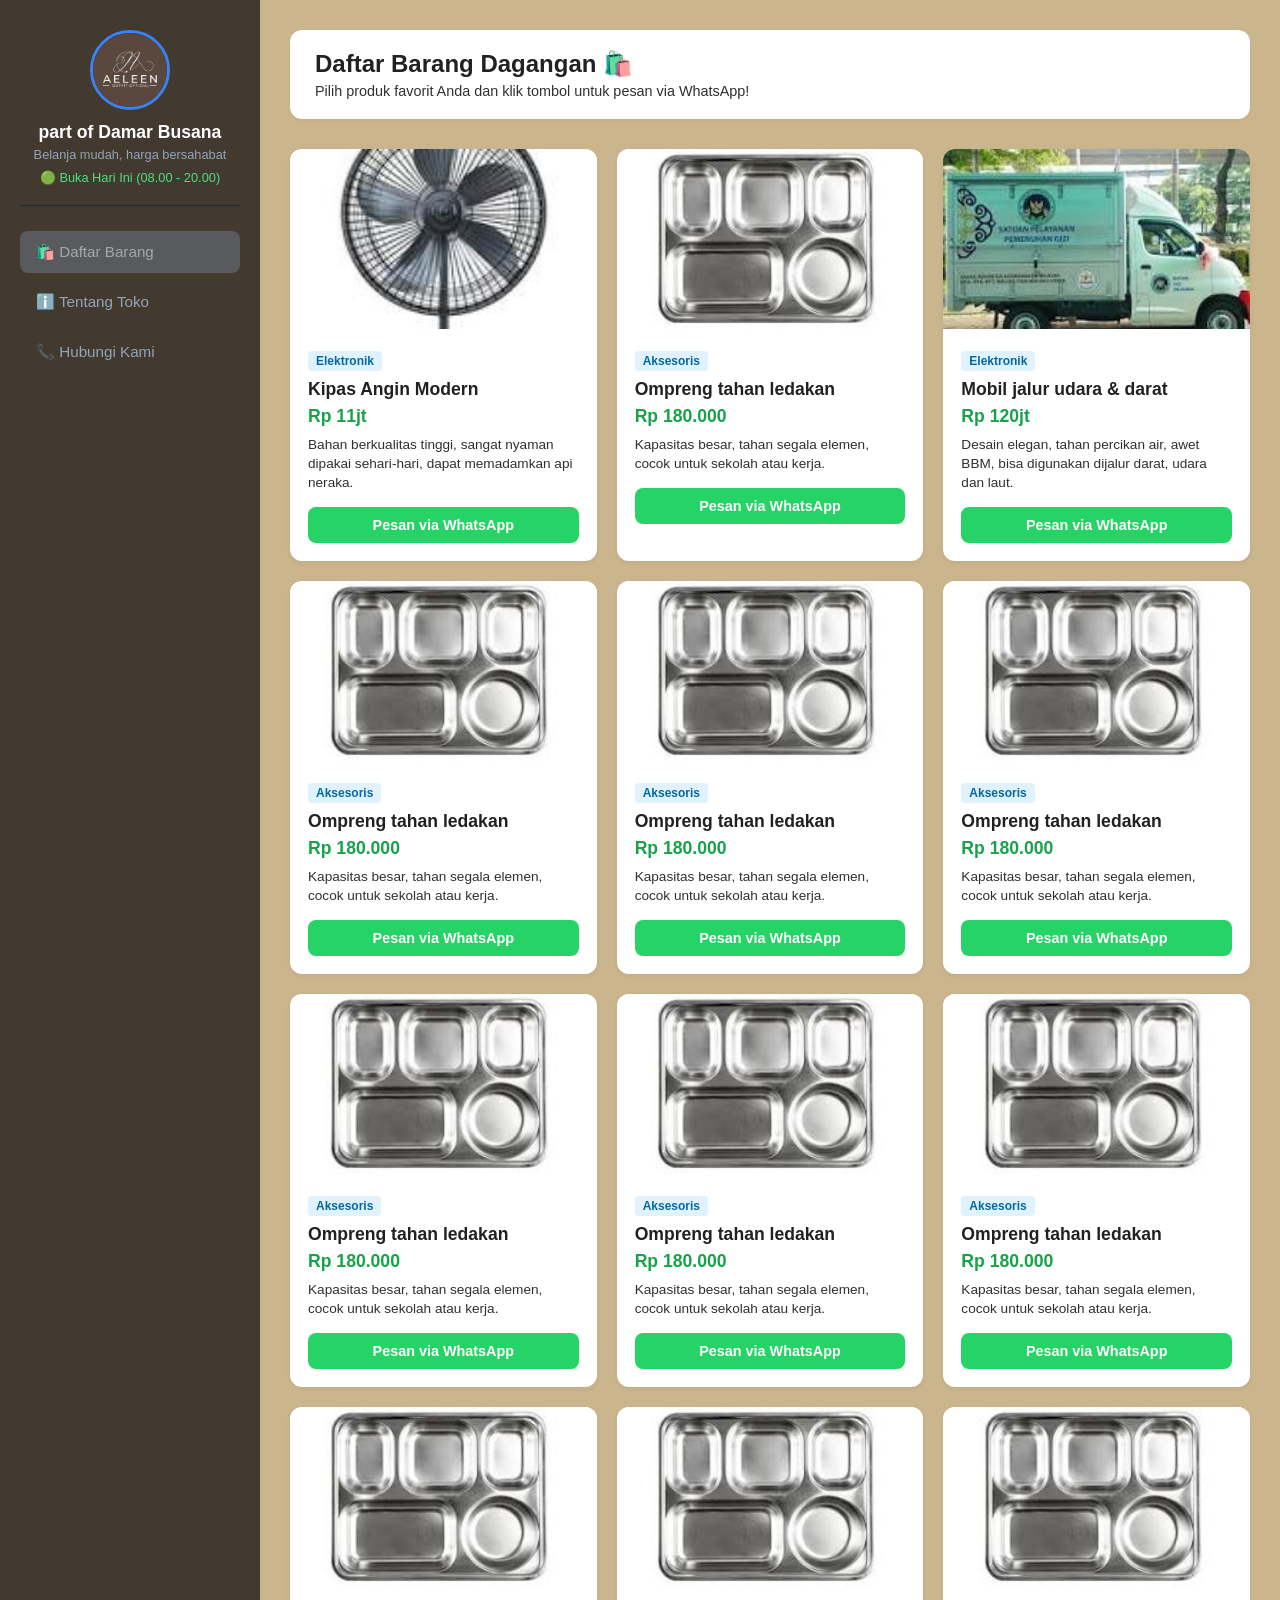
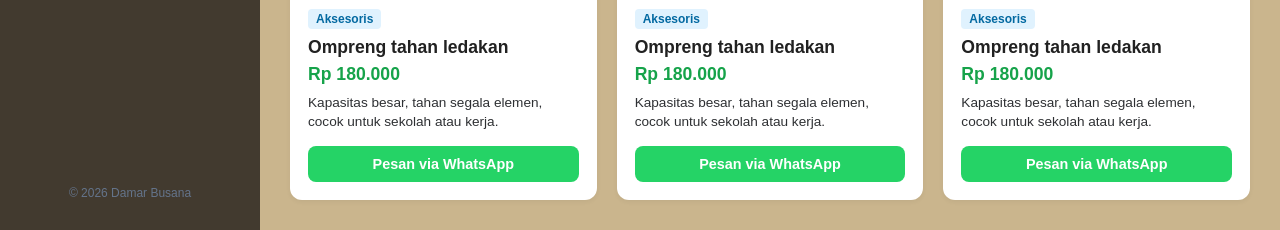
<file: index.html>
<!DOCTYPE html>
<html lang="id">
<head>
    <meta charset="UTF-8">
    <meta name="viewport" content="width=device-width, initial-scale=1.0">
    <title>Katalog Dagangan Saya</title>
    <link rel="stylesheet" href="style.css">
</head>
<body>

    <!-- SIDEBAR / DASHBOARD PROFIL -->
    <aside class="sidebar">
        <div class="profile-card">
            <!-- Ganti foto_profil.jpg dengan nama gambar Anda -->
            <img src="images/aelen.jpeg" alt="Foto Toko" class="profile-img">
            <div class="brand-name">part of Damar Busana</div>
            <div class="store-tagline">Belanja mudah, harga bersahabat</div>
            <p class="status">🟢 Buka Hari Ini (08.00 - 20.00)</p>
        </div>

        <nav class="menu">
            <a href="index.html" class="active">🛍️ Daftar Barang</a>
            <a href="tentang.html">ℹ️ Tentang Toko</a>
            <a href="kontak.html">📞 Hubungi Kami</a>
        </nav>

        <div class="sidebar-footer">
            <p>&copy; 2026 Damar Busana</p>
        </div>
    </aside>

    <!-- KONTEN UTAMA (KATALOG BARANG) -->
    <main class="main-content">
        <header class="top-header">
            <h1>Daftar Barang Dagangan 🛍️</h1>
            <p>Pilih produk favorit Anda dan klik tombol untuk pesan via WhatsApp!</p>
        </header>

        <!-- GALERI PRODUK -->
        <section id="katalog" class="product-grid">
            
            <!-- PRODUK 1 -->
            <div class="product-card">
                <img src="images/produk1.jpg" alt="kipas angin">
                <div class="card-body">
                    <span class="category">Elektronik</span>
                    <h3>Kipas Angin Modern</h3>
                    <p class="price">Rp 11jt</p>
                    <p class="desc">Bahan berkualitas tinggi, sangat nyaman dipakai sehari-hari, dapat memadamkan api neraka.</p>
                    <!-- Masukkan nomor WA Anda di bawah ini (format: 628xxx) -->
                    <a href="https://wa.me/6285811451344?text=Halo,%20saya%20tertarik%20membeli:%0A%0A*Produk:*%20Kipas%20Angin%0A*Harga:*%2011jt%0A" class="btn-buy" target="_blank">Pesan via WhatsApp</a>
                </div>
            </div>

            <!-- PRODUK 2 -->
            <div class="product-card">
                <img src="images/produk2.jpg" alt="ompreng">
                <div class="card-body">
                    <span class="category">Aksesoris</span>
                    <h3>Ompreng tahan ledakan</h3>
                    <p class="price">Rp 180.000</p>
                    <p class="desc">Kapasitas besar, tahan segala elemen, cocok untuk sekolah atau kerja.</p>
                    <a href="https://wa.me/6285811451344?text=Halo,%20saya%20tertarik%20membeli%20Ompreng%20Ransel" class="btn-buy" target="_blank">Pesan via WhatsApp</a>
                </div>
            </div>

            <!-- PRODUK 3 -->
            <div class="product-card">
                <img src="images/produk3.jpg" alt="mobil mbg">
                <div class="card-body">
                    <span class="category">Elektronik</span>
                    <h3>Mobil jalur udara & darat</h3>
                    <p class="price">Rp 120jt</p>
                    <p class="desc">Desain elegan, tahan percikan air, awet BBM, bisa digunakan dijalur darat, udara dan laut.</p>
                    <a href="https://wa.me/6285811451344?text=Halo,%20saya%20tertarik%20membeli:%0A%0A*Produk:*%20Mobil%20Embeji%0A*Harga:*%20200jt%20" class="btn-buy" target="_blank">Pesan via WhatsApp</a>
                </div>
            </div>

            <div class="product-card">
                <img src="images/produk2.jpg" alt="ompreng">
                <div class="card-body">
                    <span class="category">Aksesoris</span>
                    <h3>Ompreng tahan ledakan</h3>
                    <p class="price">Rp 180.000</p>
                    <p class="desc">Kapasitas besar, tahan segala elemen, cocok untuk sekolah atau kerja.</p>
                    <a href="https://wa.me/6285811451344?text=Halo%20Damar%20Busana,%20saya%20tertarik%20membeli:%0A%0A*Produk:*%20Ompreng%20tahan%20ledakan%0A*Harga:*%20Rp%20180.000%0A*" 
                    class="btn-buy" 
                    target="_blank">
                    Pesan via WhatsApp
                     </a>
                </div>
            </div>

            <div class="product-card">
                <img src="images/produk2.jpg" alt="ompreng">
                <div class="card-body">
                    <span class="category">Aksesoris</span>
                    <h3>Ompreng tahan ledakan</h3>
                    <p class="price">Rp 180.000</p>
                    <p class="desc">Kapasitas besar, tahan segala elemen, cocok untuk sekolah atau kerja.</p>
                    <a href="https://wa.me/6285811451344?text=Halo%20Damar%20Busana,%20saya%20tertarik%20membeli:%0A%0A*Produk:*%20Ompreng%20tahan%20ledakan%0A*Harga:*%20Rp%20180.000%0A*" 
                    class="btn-buy" 
                    target="_blank">
                    Pesan via WhatsApp
                     </a>
                </div>
            </div>

            <div class="product-card">
                <img src="images/produk2.jpg" alt="ompreng">
                <div class="card-body">
                    <span class="category">Aksesoris</span>
                    <h3>Ompreng tahan ledakan</h3>
                    <p class="price">Rp 180.000</p>
                    <p class="desc">Kapasitas besar, tahan segala elemen, cocok untuk sekolah atau kerja.</p>
                    <a href="https://wa.me/6285811451344?text=Halo%20Damar%20Busana,%20saya%20tertarik%20membeli:%0A%0A*Produk:*%20Ompreng%20tahan%20ledakan%0A*Harga:*%20Rp%20180.000%0A*" 
                    class="btn-buy" 
                    target="_blank">
                    Pesan via WhatsApp
                     </a>
                </div>
            </div>

            <div class="product-card">
                <img src="images/produk2.jpg" alt="ompreng">
                <div class="card-body">
                    <span class="category">Aksesoris</span>
                    <h3>Ompreng tahan ledakan</h3>
                    <p class="price">Rp 180.000</p>
                    <p class="desc">Kapasitas besar, tahan segala elemen, cocok untuk sekolah atau kerja.</p>
                    <a href="https://wa.me/6285811451344?text=Halo%20Damar%20Busana,%20saya%20tertarik%20membeli:%0A%0A*Produk:*%20Ompreng%20tahan%20ledakan%0A*Harga:*%20Rp%20180.000%0A*" 
                    class="btn-buy" 
                    target="_blank">
                    Pesan via WhatsApp
                     </a>
                </div>
            </div>

            <div class="product-card">
                <img src="images/produk2.jpg" alt="ompreng">
                <div class="card-body">
                    <span class="category">Aksesoris</span>
                    <h3>Ompreng tahan ledakan</h3>
                    <p class="price">Rp 180.000</p>
                    <p class="desc">Kapasitas besar, tahan segala elemen, cocok untuk sekolah atau kerja.</p>
                    <a href="https://wa.me/6285811451344?text=Halo%20Damar%20Busana,%20saya%20tertarik%20membeli:%0A%0A*Produk:*%20Ompreng%20tahan%20ledakan%0A*Harga:*%20Rp%20180.000%0A*" 
                    class="btn-buy" 
                    target="_blank">
                    Pesan via WhatsApp
                     </a>
                </div>
            </div>

            <div class="product-card">
                <img src="images/produk2.jpg" alt="ompreng">
                <div class="card-body">
                    <span class="category">Aksesoris</span>
                    <h3>Ompreng tahan ledakan</h3>
                    <p class="price">Rp 180.000</p>
                    <p class="desc">Kapasitas besar, tahan segala elemen, cocok untuk sekolah atau kerja.</p>
                    <a href="https://wa.me/6285811451344?text=Halo%20Damar%20Busana,%20saya%20tertarik%20membeli:%0A%0A*Produk:*%20Ompreng%20tahan%20ledakan%0A*Harga:*%20Rp%20180.000%0A*" 
                    class="btn-buy" 
                    target="_blank">
                    Pesan via WhatsApp
                     </a>
                </div>
            </div>

            <div class="product-card">
                <img src="images/produk2.jpg" alt="ompreng">
                <div class="card-body">
                    <span class="category">Aksesoris</span>
                    <h3>Ompreng tahan ledakan</h3>
                    <p class="price">Rp 180.000</p>
                    <p class="desc">Kapasitas besar, tahan segala elemen, cocok untuk sekolah atau kerja.</p>
                    <a href="https://wa.me/6285811451344?text=Halo%20Damar%20Busana,%20saya%20tertarik%20membeli:%0A%0A*Produk:*%20Ompreng%20tahan%20ledakan%0A*Harga:*%20Rp%20180.000%0A*" 
                    class="btn-buy" 
                    target="_blank">
                    Pesan via WhatsApp
                     </a>
                </div>
            </div>

            <div class="product-card">
                <img src="images/produk2.jpg" alt="ompreng">
                <div class="card-body">
                    <span class="category">Aksesoris</span>
                    <h3>Ompreng tahan ledakan</h3>
                    <p class="price">Rp 180.000</p>
                    <p class="desc">Kapasitas besar, tahan segala elemen, cocok untuk sekolah atau kerja.</p>
                    <a href="https://wa.me/6285811451344?text=Halo%20Damar%20Busana,%20saya%20tertarik%20membeli:%0A%0A*Produk:*%20Ompreng%20tahan%20ledakan%0A*Harga:*%20Rp%20180.000%0A*" 
                    class="btn-buy" 
                    target="_blank">
                    Pesan via WhatsApp
                     </a>
                </div>
            </div>

            <div class="product-card">
                <img src="images/produk2.jpg" alt="ompreng">
                <div class="card-body">
                    <span class="category">Aksesoris</span>
                    <h3>Ompreng tahan ledakan</h3>
                    <p class="price">Rp 180.000</p>
                    <p class="desc">Kapasitas besar, tahan segala elemen, cocok untuk sekolah atau kerja.</p>
                    <a href="https://wa.me/6285811451344?text=Halo%20Damar%20Busana,%20saya%20tertarik%20membeli:%0A%0A*Produk:*%20Ompreng%20tahan%20ledakan%0A*Harga:*%20Rp%20180.000%0A*" 
                    class="btn-buy" 
                    target="_blank">
                    Pesan via WhatsApp
                     </a>
                </div>
            </div>

        </section>
    </main>

</body>
</html>
</file>
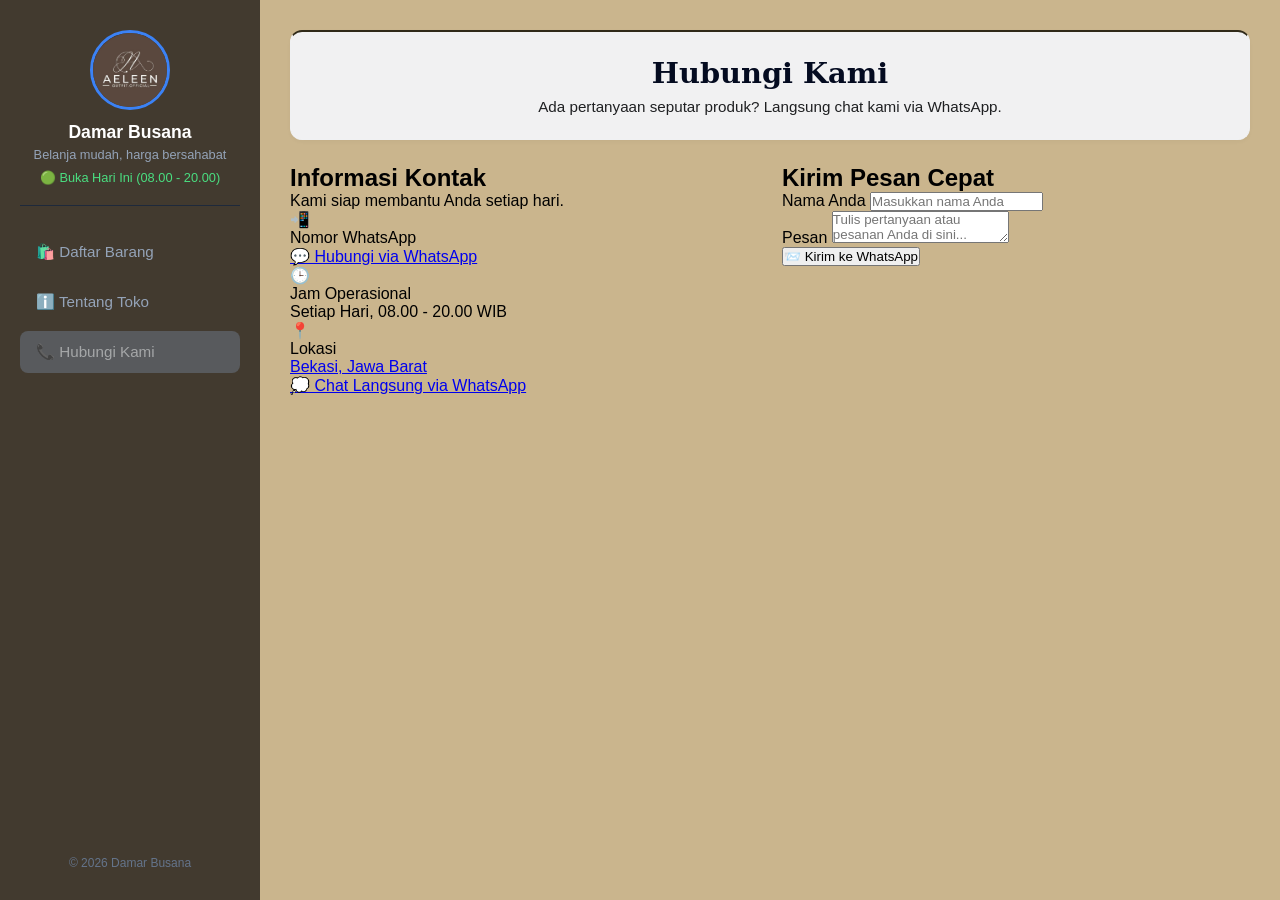
<file: kontak.html>
<!DOCTYPE html>
<html lang="id">
<head>
<meta charset="UTF-8">
<meta name="viewport" content="width=device-width, initial-scale=1.0">
<title>Damar Busana — Hubungi Kami</title>
<link rel="stylesheet" href="style.css">
</head>
<body class="page-kontak">

  <!-- ===== SIDEBAR ===== -->
<aside class="sidebar">
  <div class="profile-card">
    <img src="images/aelen.jpeg" alt="Foto Profil Damar Busana" class="profile-img">
    <div class="brand-name">Damar Busana</div>
    <div class="store-tagline">Belanja mudah, harga bersahabat</div>
    <p class="status">🟢 Buka Hari Ini (08.00 - 20.00)</p>
  </div>

  <nav class="menu">
    <a href="index.html">🛍️ Daftar Barang</a>
    <a href="tentang.html">ℹ️ Tentang Toko</a>
    <a href="kontak.html" class="active">📞 Hubungi Kami</a>
  </nav>

  <div class="sidebar-footer">
    <p>&copy; 2026 Damar Busana</p>
  </div>
</aside>

<main class="main-content">

  <!-- Header Card dengan Border Emas di Atas -->
  <div class="header-card">
    <h1>Hubungi Kami</h1>
    <p>Ada pertanyaan seputar produk? Langsung chat kami via WhatsApp.</p>
  </div>

  <!-- Grid Pembungkus Kontak & Form -->
  <div class="contact-wrap">

    <!-- KARTU KIRI: Informasi Kontak -->
    <div class="contact-card">
      <h2 class="card-title">Informasi Kontak</h2>
      <p class="card-subtitle">Kami siap membantu Anda setiap hari.</p>

      <div class="contact-list">
        <div class="item">
          <span class="ic">📲</span>
          <div>
            <div class="t">Nomor WhatsApp</div>
            <div class="v">
              <a href="https://wa.me/6285811451344?text=Halo%20Damar%20Busana,%20saya%20ingin%20bertanya" target="_blank" class="wa-link">
            💬 Hubungi via WhatsApp
              </a>
            </div>
          </div>
        </div>

        <div class="item">
          <span class="ic">🕒</span>
          <div>
            <div class="t">Jam Operasional</div>
            <div class="v">Setiap Hari, 08.00 - 20.00 WIB</div>
          </div>
        </div>

        <div class="item">
          <span class="ic">📍</span>
          <div>
            <div class="t">Lokasi</div>
            <div class="v">
               <a href="https://maps.app.goo.gl/si5qX4F3eGrmFjwL7" target="_blank" class="location-link">
            Bekasi, Jawa Barat
                </a>
            </div>
          </div>
        </div>
      </div>

      <a href="https://wa.me/6285811451344" target="_blank" class="btn-green">
        💭 Chat Langsung via WhatsApp
      </a>
    </div>

    <!-- KARTU KANAN: Kirim Pesan Cepat -->
    <div class="contact-card">
      <h2 class="card-title">Kirim Pesan Cepat</h2>

      <form class="quick-form">
        <div class="form-group">
          <label for="nama">Nama Anda</label>
          <input type="text" id="nama" placeholder="Masukkan nama Anda">
        </div>

        <div class="form-group">
          <label for="pesan">Pesan</label>
          <textarea id="pesan" placeholder="Tulis pertanyaan atau pesanan Anda di sini..."></textarea>
        </div>

        <button type="submit" class="btn-green">
          📨 Kirim ke WhatsApp
        </button>
      </form>
    </div>

  </div>

</main>
<script src="script.js"></script>
</body>
</html>
</file>
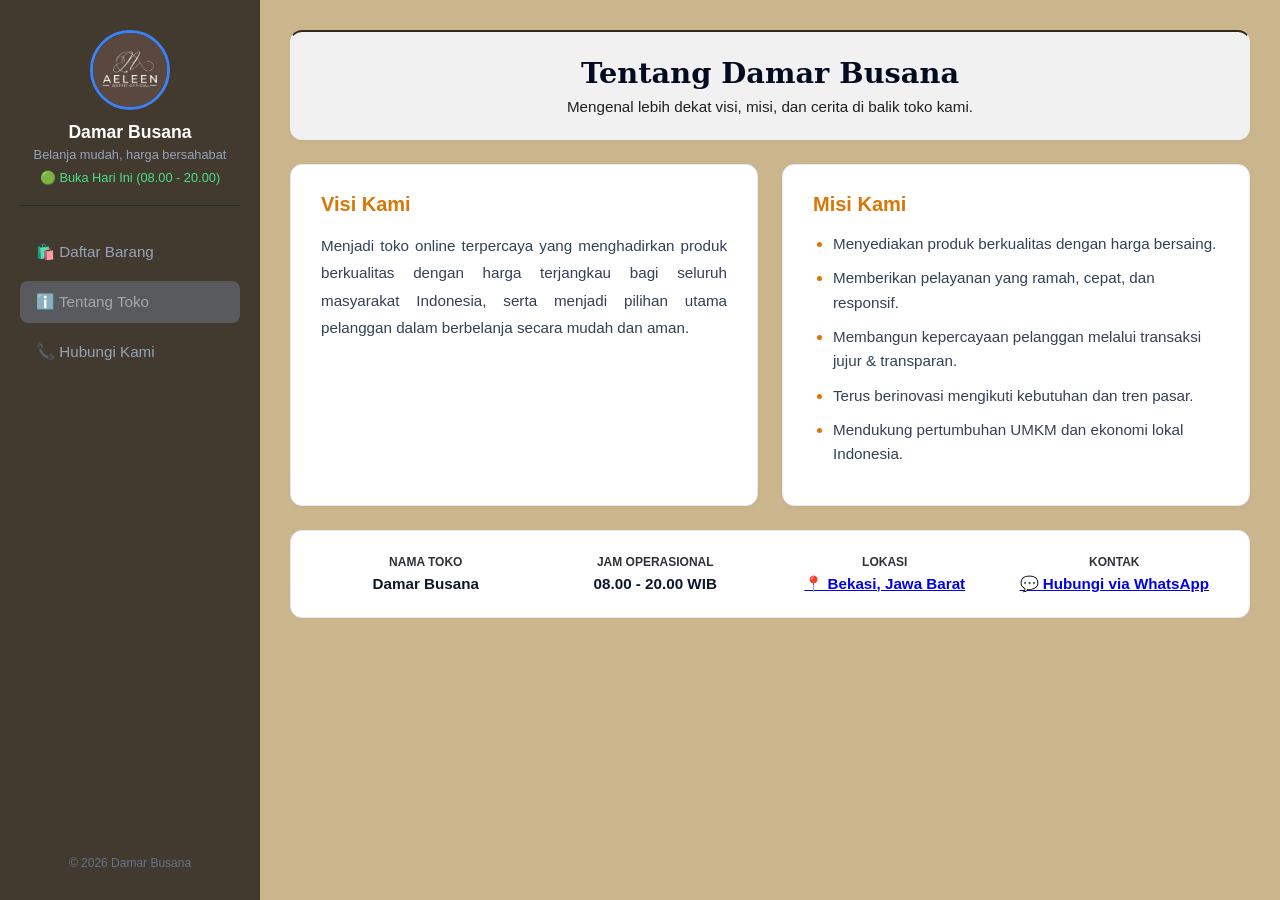
<file: tentang.html>
<!DOCTYPE html>
<html lang="id">
<head>
<meta charset="UTF-8">
<meta name="viewport" content="width=device-width, initial-scale=1.0">
<title>Damar Busana — Tentang Toko</title>
<link rel="stylesheet" href="style.css">
</head>
<body class="page-tentang">

  <!-- ===== SIDEBAR ===== -->
<!-- ===== SIDEBAR HASIL PERBAIKAN ===== -->
<aside class="sidebar">
  <div class="profile-card">
    <img src="images/aelen.jpeg" alt="Foto Profil Damar Busana" class="profile-img">
    <div class="brand-name">Damar Busana</div>
    <div class="store-tagline">Belanja mudah, harga bersahabat</div>
    <p class="status">🟢 Buka Hari Ini (08.00 - 20.00)</p>
  </div>

  <nav class="menu">
    <a href="index.html">🛍️ Daftar Barang</a>
    <a href="tentang.html" class="active">ℹ️ Tentang Toko</a>
    <a href="kontak.html">📞 Hubungi Kami</a>
  </nav>

  <div class="sidebar-footer">
    <p>&copy; 2026 Damar Busana</p>
  </div>
</aside>

<!-- ===== MAIN CONTENT ===== -->
<main class="main-content">

    <!-- KOTAK KHUSUS JUDUL -->
    <div class="header-card">
        <h1>Tentang Damar Busana</h1>
        <p>Mengenal lebih dekat visi, misi, dan cerita di balik toko kami.</p>
    </div>

    <!-- KONTEN ISI (VISI & MISI) -->
    <div class="about-grid">
        <div class="about-card">
            <h2>Visi Kami</h2>
            <p>
                Menjadi toko online terpercaya yang menghadirkan produk berkualitas
                dengan harga terjangkau bagi seluruh masyarakat Indonesia, serta
                menjadi pilihan utama pelanggan dalam berbelanja secara mudah dan aman.
            </p>
        </div>

        <div class="about-card">
            <h2>Misi Kami</h2>
            <ul>
                <li>Menyediakan produk berkualitas dengan harga bersaing.</li>
                <li>Memberikan pelayanan yang ramah, cepat, dan responsif.</li>
                <li>Membangun kepercayaan pelanggan melalui transaksi jujur & transparan.</li>
                <li>Terus berinovasi mengikuti kebutuhan dan tren pasar.</li>
                <li>Mendukung pertumbuhan UMKM dan ekonomi lokal Indonesia.</li>
            </ul>
        </div>
    </div>

    <!-- INFORMASI TOKO -->
    <div class="store-info-card">
        <div class="info-item">
            <div class="label">Nama Toko</div>
            <div class="value">Damar Busana</div>
        </div>
        <div class="info-item">
            <div class="label">Jam Operasional</div>
            <div class="value">08.00 - 20.00 WIB</div>
        </div>
        <div class="info-item">
            <div class="label">Lokasi</div>
            <div class="value">
                <a href="https://maps.app.goo.gl/si5qX4F3eGrmFjwL7" target="_blank" class="location-link">
            📍 Bekasi, Jawa Barat
                </a>
            </div>
        </div>
        <div class="info-item">
            <div class="label">Kontak</div>
            <div class="value">
                <!-- Link WA Direct -->
                <a href="https://wa.me/6285811451344?text=Halo%20Damar%20Busana,%20saya%20ingin%20bertanya" target="_blank" class="wa-link">
            💬 Hubungi via WhatsApp
                </a>
            </div>
        </div>
    </div>

</main>
<script src="script.js"></script>
</body>
</html>
</file>
<file: style.css>
/* ==========================================
   1. RESET & VARIABLE DECLARATION
   ========================================== */
:root {
    --primary: #3b82f6;
    --primary-hover: #6b655d;
    --bg-main: #cab58d;
    --sidebar-bg: #423a2f;
    --card-bg: #ffffff;
    --border: #e2e8f0;
    --text-dark: #212121;
    --text-muted: #2e3033;
    --gold: #d97706;
    --gold-light: #f59e0b;
    --success: #25d366;
    --success-hover: #1da851;
    --radius: 12px;
}

* {
    margin: 0;
    padding: 0;
    box-sizing: border-box;
    font-family: 'Segoe UI', Tahoma, Geneva, Verdana, sans-serif;
}

body {
    display: flex;
    min-height: 100vh;
    background-color: var(--bg-main);
}

/* ==========================================
   2. SIDEBAR (SAMAKAN UNTUK SEMUA HALAMAN)
   ========================================== */
.sidebar {
    width: 260px;
    background-color: var(--sidebar-bg);
    color: #ffffff;
    padding: 30px 20px;
    display: flex;
    flex-direction: column;
    flex-shrink: 0;
}

.profile-card {
    text-align: center;
    padding-bottom: 20px;
    border-bottom: 1px solid #1e293b;
    margin-bottom: 25px;
}

.profile-img {
    width: 80px;
    height: 80px;
    border-radius: 50%;
    object-fit: cover;
    border: 3px solid var(--primary);
    margin: 0 auto 12px auto;
    display: block;
}

.brand-name {
    font-size: 1.1rem;
    font-weight: 700;
    color: #ffffff;
    margin-bottom: 4px;
}

.store-tagline {
    font-size: 0.8rem;
    color: #94a3b8;
    margin-bottom: 8px;
}

.status {
    font-size: 0.8rem;
    color: #4ade80;
}

.menu {
    display: flex;
    flex-direction: column;
    gap: 8px;
    flex-grow: 1;
}

.menu a {
    color: #94a3b8;
    text-decoration: none;
    padding: 12px 16px;
    border-radius: 8px;
    font-size: 0.95rem;
    display: flex;
    align-items: center;
    gap: 10px;
    transition: all 0.2s ease;
}

.menu a.active, 
.menu a:hover {
    background-color: #585a5d;
    color: #a5a7a8;
}

.sidebar-footer {
    font-size: 0.75rem;
    color: #64748b;
    text-align: center;
    margin-top: auto;
    padding-top: 20px;
}

/* ==========================================
   3. MAIN CONTENT
   ========================================== */
.main-content {
    flex: 1;
    padding: 30px;
}

.top-header {
    background-color: var(--card-bg);
    padding: 20px 25px;
    border-radius: var(--radius);
    margin-bottom: 30px;
    box-shadow: 0 1px 3px rgba(0,0,0,0.05);
}

.top-header h1 {
    font-size: 1.5rem;
    color: var(--text-dark);
    margin-bottom: 5px;
}

.top-header p {
    color: var(--text-muted);
    font-size: 0.9rem;
}

/* ==========================================
   4. PRODUCT GRID
   ========================================== */
.product-grid {
    display: grid;
    grid-template-columns: repeat(auto-fill, minmax(240px, 1fr));
    gap: 20px;
}

.product-card {
    background-color: var(--card-bg);
    border-radius: var(--radius);
    overflow: hidden;
    box-shadow: 0 2px 5px rgba(0,0,0,0.05);
    transition: transform 0.2s, box-shadow 0.2s;
}

.product-card:hover {
    transform: translateY(-5px);
    box-shadow: 0 8px 15px rgba(0,0,0,0.1);
}

.product-card img {
    width: 100%;
    height: 180px;
    object-fit: cover;
}

.card-body {
    padding: 18px;
}

.category {
    font-size: 0.75rem;
    background-color: #e0f2fe;
    color: #0369a1;
    padding: 3px 8px;
    border-radius: 4px;
    font-weight: 600;
}

.product-card h3 {
    font-size: 1.1rem;
    margin: 10px 0 6px 0;
    color: var(--text-dark);
}

.price {
    font-size: 1.1rem;
    font-weight: bold;
    color: #16a34a;
    margin-bottom: 8px;
}

.desc {
    font-size: 0.85rem;
    color: var(--text-muted);
    margin-bottom: 15px;
    line-height: 1.4;
}

.btn-buy {
    display: block;
    text-align: center;
    background-color: var(--success);
    color: white;
    text-decoration: none;
    padding: 10px 0;
    border-radius: 8px;
    font-weight: bold;
    font-size: 0.9rem;
    transition: background-color 0.3s;
}

.btn-buy:hover {
    background-color: var(--success-hover);
}

/* ==========================================
   5. ABOUT PAGE SECTION
   ========================================== */
.header-card {
    background-color: #8c7762;         /* Warna background kotak judul */
    border: 1px solid #e2e8f0;         /* Garis tepi halus */
    border-radius: 12px;               /* Sudut melengkung */
    padding: 24px 30px;                /* Ruang di dalam kotak */
    margin-bottom: 24px;               /* Jarak ke kotak Visi Misi di bawahnya */
    text-align: center;                /* Memaksa Judul & Teks di TENGAH */
    box-shadow: 0 2px 4px rgba(0,0,0,0.03); /* Bayangan tipis agar elegan */
}

.header-card h1 {
    font-size: 1.6rem;
    font-weight: 700;
    color: #bec7dd;                    /* Warna teks judul */
    margin-bottom: 6px;
}

.header-card p {
    color: #2c2d2e;                    /* Warna deskripsi sub-judul */
    font-size: 0.95rem;
}

/* Kartu Putih di dalam pembungkus */
.about-grid {
    display: grid;
    grid-template-columns: 1fr 1fr;
    gap: 24px;
    align-items: stretch;
}

.about-card {
    background: #ffffff;      /* Warna kartu dalam dibuat putih bersih */
    border: 1px solid #e2e8f0;
    border-radius: 12px;
    padding: 28px 30px;
    box-shadow: 0 2px 4px rgba(0,0,0,0.02);
}

.about-card h2 {
    color: #d97706;
    font-size: 1.25rem;
    margin-bottom: 16px;
    display: flex;
    align-items: center;
    gap: 10px;
}

.about-card p {
    color: #334155;
    font-size: 0.95rem;
    line-height: 1.8;
    text-align: justify;
}

.about-card ul {
    color: #334155;
    font-size: 0.95rem;
    line-height: 1.6;
    padding-left: 20px;
}

.about-card ul li {
    margin-bottom: 10px;
}

.about-card ul li::marker {
    color: #d97706;
}

/* Kartu Informasi Tambahan */
.store-info-card {
    background: #ffffff;
    border: 1px solid #e2e8f0;
    border-radius: 12px;
    padding: 24px 30px;
    margin-top: 24px;
    display: grid;
    grid-template-columns: repeat(auto-fit, minmax(180px, 1fr));
    gap: 20px;
    text-align: center;      /* Opsi: membuat teks info di bawah ikut ke tengah */
}

.info-item .label {
    font-size: 0.75rem;
    font-weight: 700;
    text-transform: uppercase;
    color: #2f3338;
    margin-bottom: 6px;
}

.info-item .value {
    font-size: 0.95rem;
    font-weight: 600;
    color: #0f172a;
}

/* ==========================================
   6. RESPONSIVE BREAKPOINTS
   ========================================== */
@media (max-width: 800px) {
    body {
        flex-direction: column;
    }

    .sidebar {
        width: 100%;
    }

    .about-grid {
        grid-template-columns: 1fr;
    }
}

/* ===== LINGKUNGAN DARK THEME HUBU NGI KAMI ===== */

/* Header Card Atas */
.header-card {
  background-color: #f1f1f2;
  border: 1px solid #f0f1f3;
  border-top: 2px solid #302a19; /* Garis emas di bagian atas */
  border-radius: 12px;
  padding: 24px 28px;
  margin-bottom: 24px;
}

.header-card h1 {
  color: #040b20;
  font-family: 'Serif', Georgia, serif; /* Gaya font judul seperti gambar */
  font-size: 1.8rem;
  margin-bottom: 8px;
}

.header-card p {
  color: #1f2022;
  font-size: 0.95rem;
}

/* Grid Pembungkus */
.contact-wrap {
  display: grid;
  grid-template-columns: 1fr 1fr;
  gap: 24px;
}

/* ==========================================
   6. RESPONSIVE BREAKPOINTS (DIBUAT TETAP BERDAMPINGAN)
   ========================================== */
@media (max-width: 800px) {
    body {
        flex-direction: row; /* Memaksa tetap menyamping di HP */
    }

    /* Menyesuaikan lebar sidebar agar muat & proporsional di layar HP */
    .sidebar {
        width: 140px; /* Ukuran sidebar lebih kecil di HP */
        padding: 15px 10px;
    }

    /* Menyesuaikan profil & menu agar tidak makan tempat di layar HP */
    .profile-img {
        width: 50px;
        height: 50px;
    }

    .brand-name {
        font-size: 0.85rem;
    }

    .store-tagline, .status {
        font-size: 0.7rem;
    }

    .menu a {
        padding: 8px 10px;
        font-size: 0.8rem;
    }

    .main-content {
        padding: 15px; /* Mengurangi padding ruang utama */
    }

    /* Grid kartu Visi Misi & Kontak tetap aman di layar sempit */
    .about-grid, 
    .contact-wrap {
        grid-template-columns: 1fr;
    }
}
</file>
